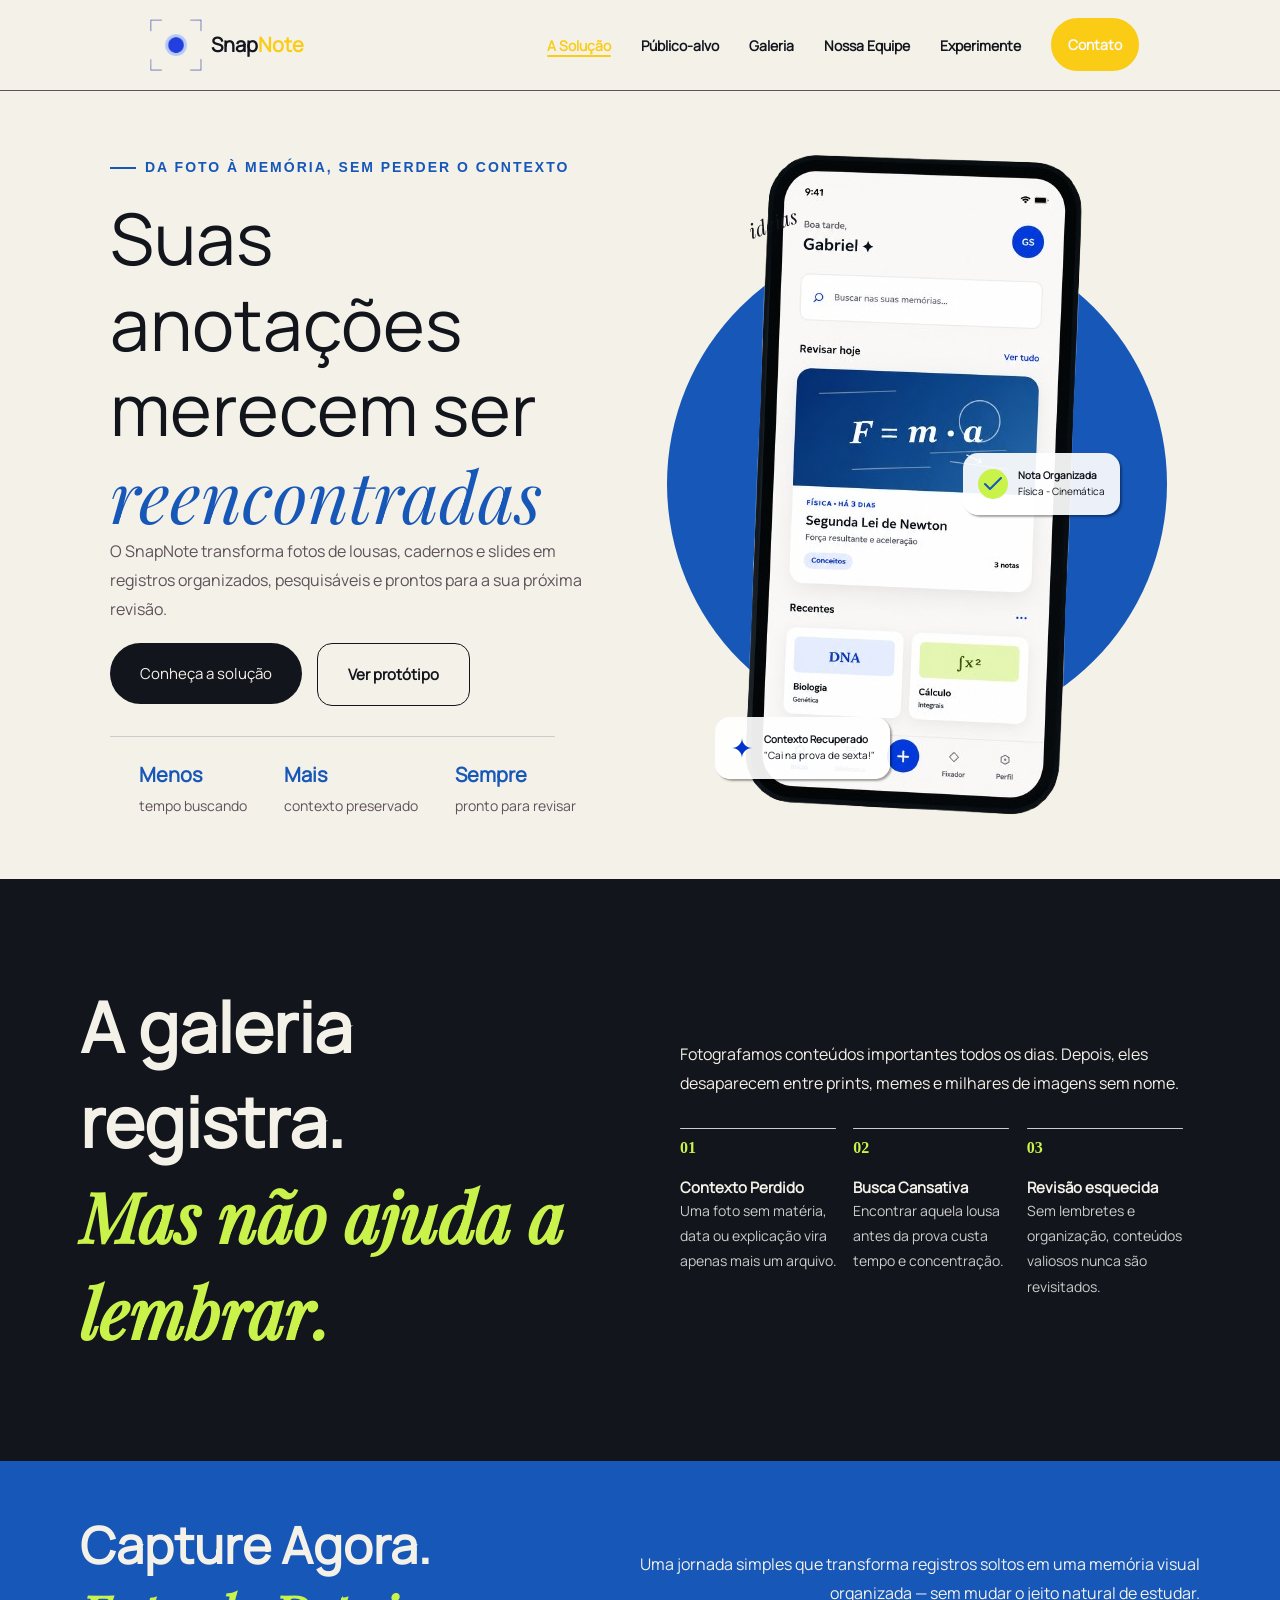
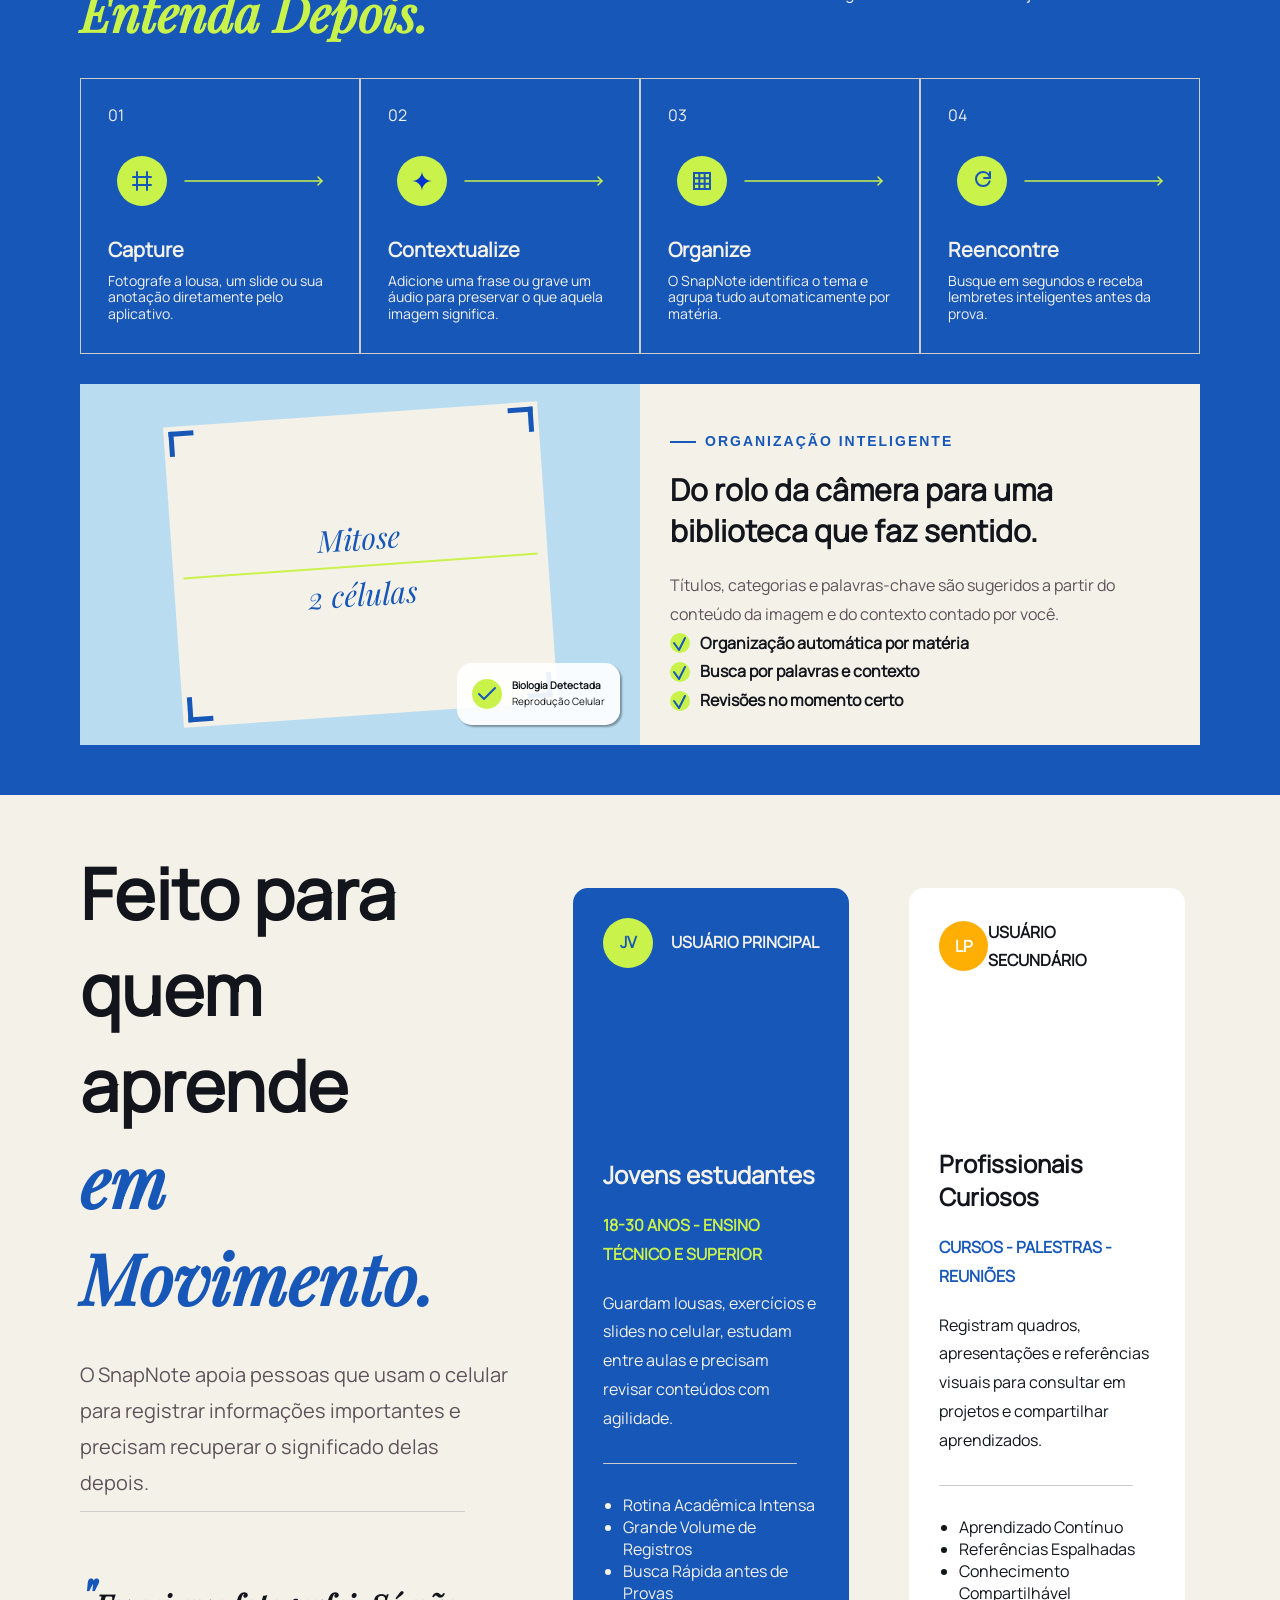
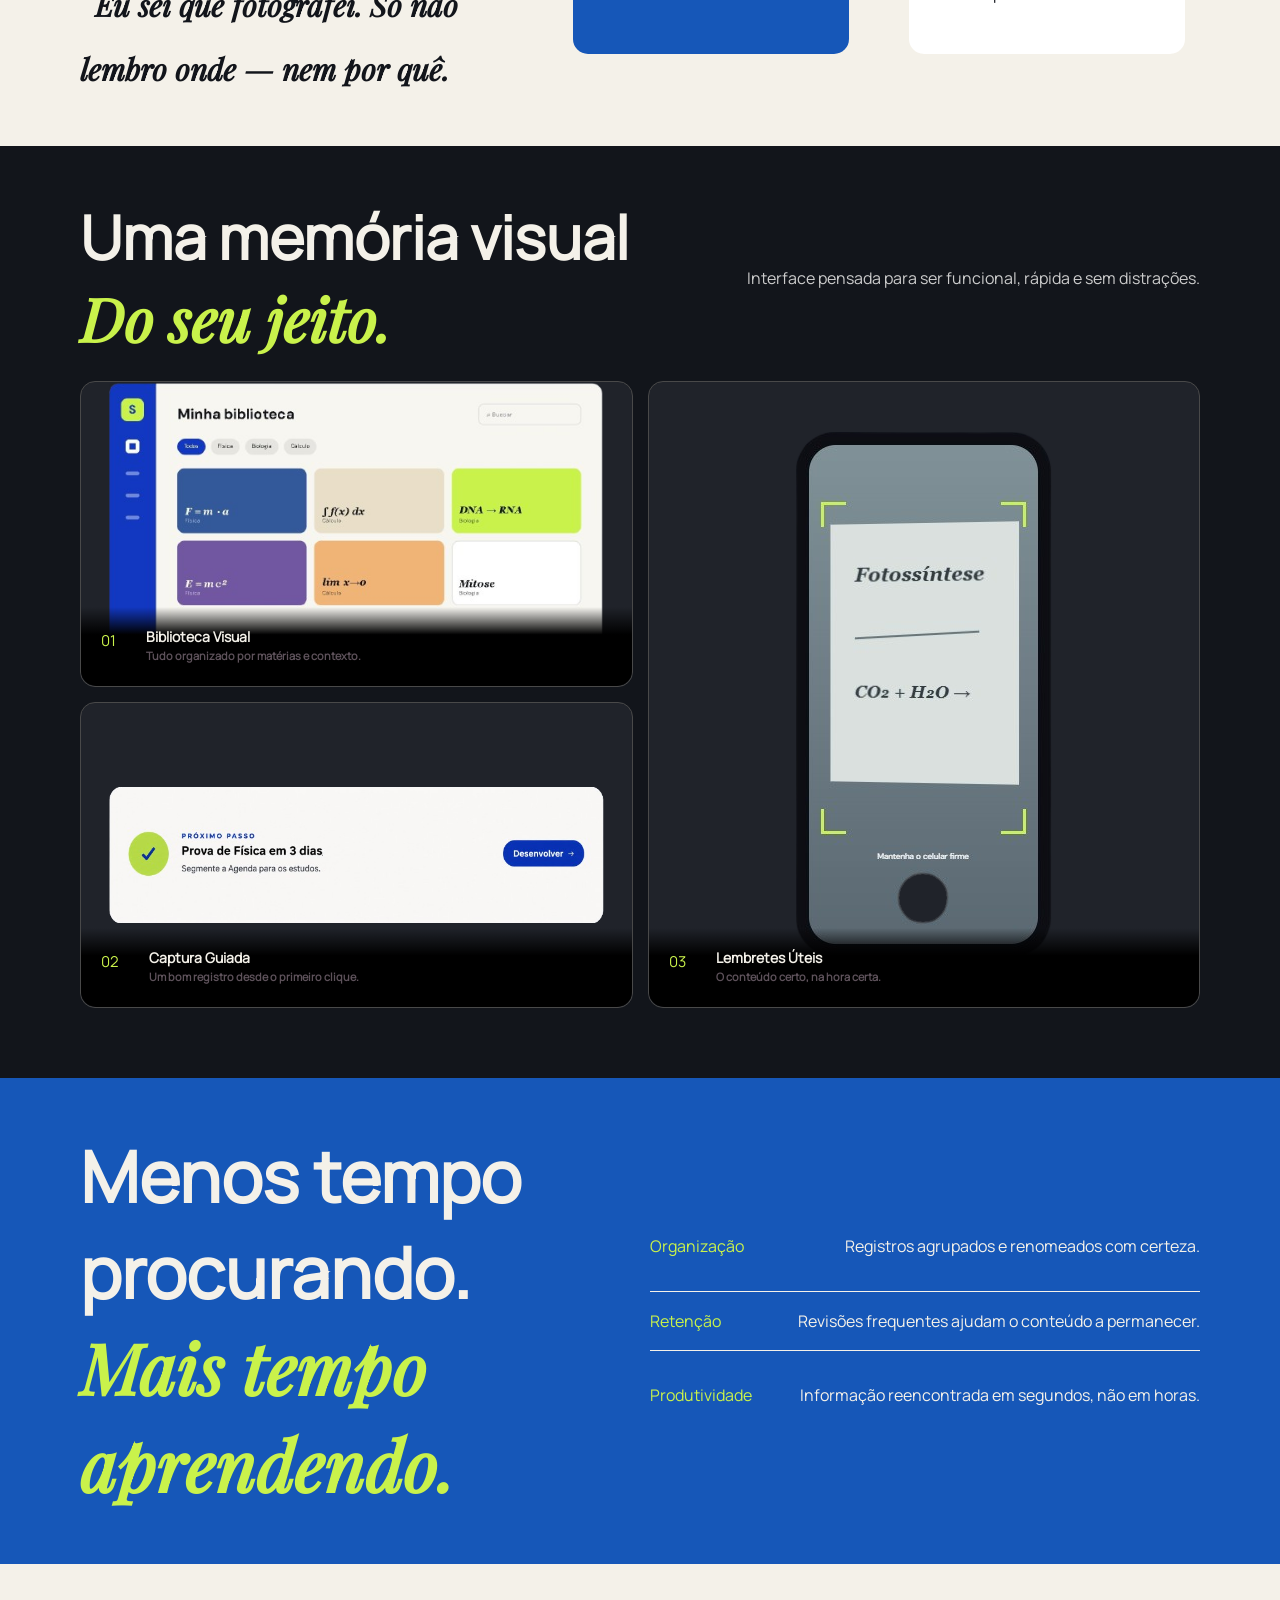
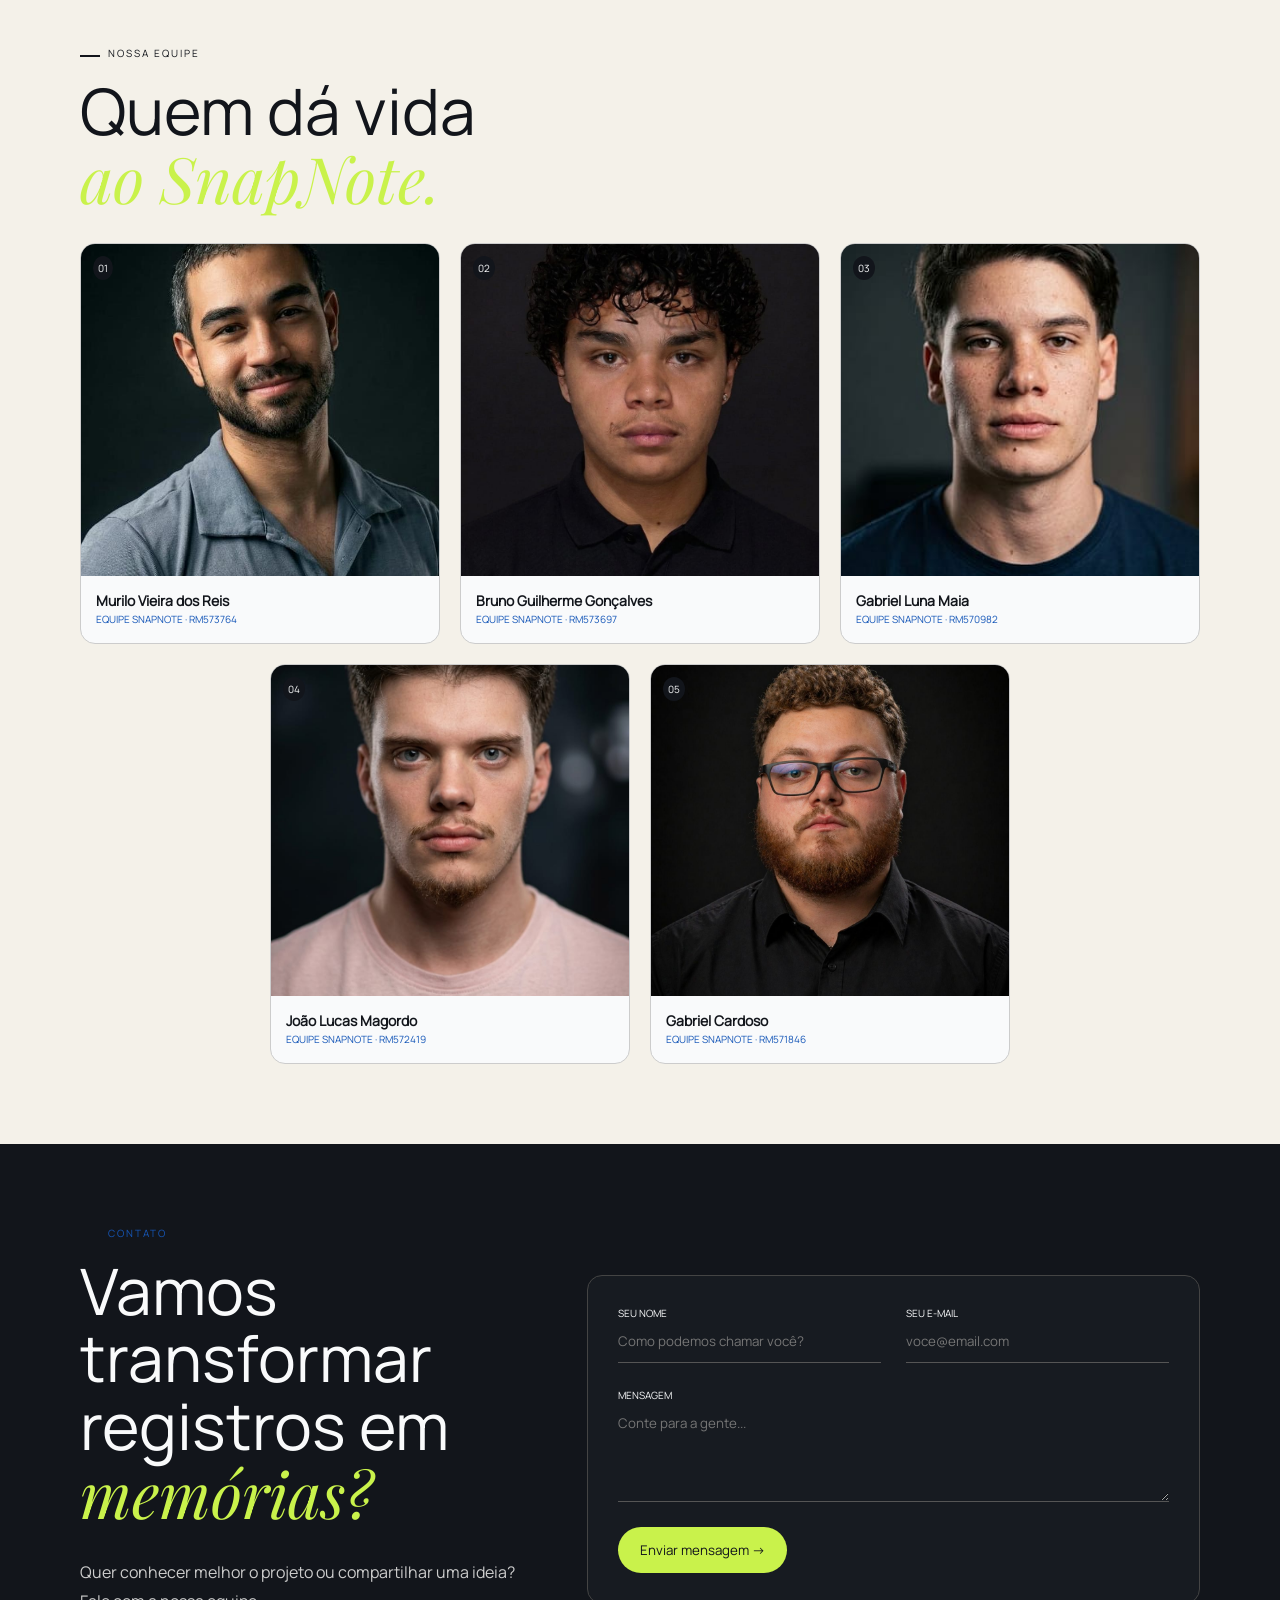
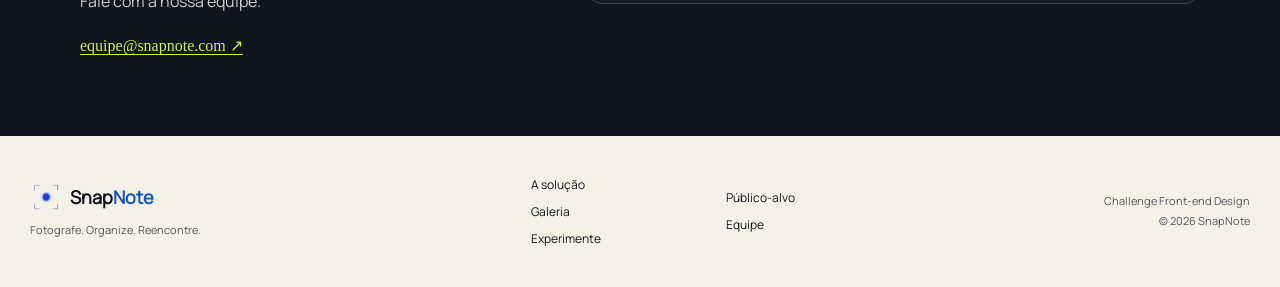
<file: index.html>
<!DOCTYPE html>
<html lang="pt-BR">

<head>
    <meta charset="UTF-8">
    <meta name="viewport" content="width=device-width, initial-scale=1.0">
    <title>SnapNote</title>
    <link rel="stylesheet" href="styles/style.css">
</head>

<body>
    <header class="header-nav">
        <a href="#top">
            <div class="header-logo">
                <img src="./images/logo.png" alt="Logotipo do SnapNote">
                <p>Snap<span>Note</span></p>
            </div>
        </a>
        <nav>
            <ul class="nav-hero-menu">
                <li><a href="#top">A Solução</a></li>
                <li><a href="#publico">Público-alvo</a></li>
                <li><a href="#galeria">Galeria</a></li>
                <li><a href="#equipe">Nossa Equipe</a></li>
                <li><a href="experimente.html">Experimente</a></li>
                <li><a href="#contact">Contato</a></li>
            </ul>
        </nav>
        <button id="menuButton" class="nav-mobile-menu" aria-label="Abrir menu" aria-expanded="false">
            <div></div>
            <div></div>
            <div></div>
        </button>
        <div class="mobile-menu">
            <div>
                <a href="#top">
                    <img src="./images/logo-white.png" alt="Logotipo do SnapNote">
                </a>
            </div>
            <ul class="nav-hero-menu">
                <li><a href="#top">A Solução</a></li>
                <li><a href="#publico">Público-alvo</a></li>
                <li><a href="#galeria">Galeria</a></li>
                <li><a href="#equipe">Nossa Equipe</a></li>
                <li><a href="experimente.html">Experimente</a></li>
                <li><a href="#contact">Contato</a></li>
            </ul>
        </div>
    </header>
    <main>
        <section id="top" class="home-section">
            <div class="home">
                <div class="call-to-action">
                    <p class="impact"><span></span>Da Foto à Memória, sem perder o contexto</p>
                    <h1 class="title">Suas anotações merecem ser</h1>
                    <h1 class="title differ-font">reencontradas</h1>
                    <p class="color-grey">O SnapNote transforma fotos de lousas, cadernos e slides em registros
                        organizados,
                        pesquisáveis e
                        prontos para a sua próxima revisão.
                    </p>
                    <div class="buttons">
                        <a href="#galeria"><button class="btn">Conheça a solução</button></a>
                        <a href="#galeria2"><button class="btn-white">Ver protótipo</button></a>
                    </div>
                    <div class="separator"></div>
                    <div class="characteristics">
                        <div>
                            <p>Menos</p>
                            <p>tempo buscando</p>
                        </div>
                        <div>
                            <p>Mais</p>
                            <p>contexto preservado</p>
                        </div>
                        <div>
                            <p>Sempre</p>
                            <p>pronto para revisar</p>
                        </div>
                    </div>
                </div>
                <div class="interface">
                    <img src="./images/prot.png" alt="Protótipo do SnapNote">
                    <div class="blue-circle"></div>
                    <span class="decoration-ideas">ideias</span>
                    <div class="decoration-note">
                        <div>
                            <svg xmlns="http://w3.org" viewBox="0 0 24 24" width="24" height="24" fill="none"
                                stroke="currentColor" stroke-width="2" stroke-linecap="round" stroke-linejoin="round">
                                <polyline points="20 6 9 17 4 12"></polyline>
                            </svg>
                        </div>
                        <div>
                            <h3>Nota Organizada</h3>
                            <p>Física - Cinemática</p>
                        </div>
                    </div>
                    <div class="decoration-ai">
                        <div>
                            <svg width="24" height="24" viewBox="0 0 24 24" fill="none"
                                xmlns="http://www.w3.org/2000/svg">
                                <path
                                    d="M12 2C12 7.5 16.5 12 22 12C16.5 12 12 16.5 12 22C12 16.5 7.5 12 2 12C7.5 12 12 7.5 12 2Z"
                                    fill="#0033CC" />
                            </svg>
                        </div>
                        <div>
                            <h3>Contexto Recuperado</h3>
                            <p>"Cai na prova de sexta!"</p>
                        </div>
                    </div>
                </div>
            </div>
        </section>
        <section class="problem-section">
            <div class="problem-grid">
                <div class="problem-title">
                    <h2>
                        A galeria registra.
                        <br>
                        <span class="differ-font">Mas não ajuda a lembrar.</span>
                    </h2>
                </div>
                <div class="problem-explanation">
                    <p>Fotografamos conteúdos importantes todos os dias. Depois, eles desaparecem entre prints, memes e
                        milhares de imagens sem nome.
                    </p>
                    <div>
                        <div>
                            <div class="separator"></div>
                            <strong>01</strong>
                            <h3>Contexto Perdido</h3>
                            <p>Uma foto sem matéria, data ou explicação vira apenas mais um arquivo.</p>
                        </div>
                        <div>
                            <div class="separator"></div>
                            <strong>02</strong>
                            <h3>Busca Cansativa</h3>
                            <p>Encontrar aquela lousa antes da prova custa tempo e concentração.</p>
                        </div>
                        <div>
                            <div class="separator"></div>
                            <strong>03</strong>
                            <h3>Revisão esquecida</h3>
                            <p>Sem lembretes e organização, conteúdos valiosos nunca são revisitados.</p>
                        </div>
                    </div>
                </div>
            </div>
        </section>

        <section class="solution-section">
            <div class="solution">
                <div class="solution-header">
                    <h2>Capture Agora.
                        <br>
                        <span class="differ-font">Entenda Depois.</span>
                    </h2>
                    <p>Uma jornada simples que transforma registros soltos em uma memória visual organizada — sem mudar
                        o
                        jeito
                        natural de estudar.</p>
                </div>
                <div class="solution-backlog">
                    <div class="backlog">
                        <span>01</span>
                        <div class="action">
                            <div class="green-circle">
                                <svg width="32" height="32" viewBox="0 0 32 32" fill="none"
                                    xmlns="http://www.w3.org/2000/svg">
                                    <path d="M11 7V25" stroke="#1657B8" stroke-width="2" stroke-linecap="round" />
                                    <path d="M21 7V25" stroke="#1657B8" stroke-width="2" stroke-linecap="round" />
                                    <path d="M7 12H25" stroke="#1657B8" stroke-width="2" stroke-linecap="round" />
                                    <path d="M7 20H25" stroke="#1657B8" stroke-width="2" stroke-linecap="round" />
                                </svg>
                            </div>
                            <svg width="140" height="12" viewBox="0 0 140 12" fill="none"
                                xmlns="http://www.w3.org/2000/svg">
                                <path d="M1 6H138" stroke="#C9F24B" stroke-width="1.5" stroke-linecap="round" />
                                <path d="M134 2L138 6L134 10" stroke="#C9F24B" stroke-width="1.5" stroke-linecap="round"
                                    stroke-linejoin="round" />
                            </svg>
                        </div>
                        <div class="backlog-text">
                            <h2>Capture</h2>
                            <p>Fotografe a lousa, um slide ou sua anotação diretamente pelo aplicativo.</p>
                        </div>
                    </div>
                    <div class="backlog">
                        <span>02</span>
                        <div class="action">
                            <div class="green-circle">
                                <svg width="24" height="24" viewBox="0 0 24 24" fill="none"
                                    xmlns="http://www.w3.org/2000/svg">
                                    <path
                                        d="M12 2C12 7.5 16.5 12 22 12C16.5 12 12 16.5 12 22C12 16.5 7.5 12 2 12C7.5 12 12 7.5 12 2Z"
                                        fill="#0033CC" />
                                </svg>
                            </div>
                            <svg width="140" height="12" viewBox="0 0 140 12" fill="none"
                                xmlns="http://www.w3.org/2000/svg">
                                <path d="M1 6H138" stroke="#C9F24B" stroke-width="1.5" stroke-linecap="round" />
                                <path d="M134 2L138 6L134 10" stroke="#C9F24B" stroke-width="1.5" stroke-linecap="round"
                                    stroke-linejoin="round" />
                            </svg>
                        </div>
                        <div class="backlog-text">
                            <h2>Contextualize</h2>
                            <p>Adicione uma frase ou grave um áudio para preservar o que aquela imagem significa.</p>
                        </div>
                    </div>
                    <div class="backlog">
                        <span>03</span>
                        <div class="action">
                            <div class="green-circle">
                                <svg width="24" height="24" viewBox="0 0 24 24" fill="none"
                                    xmlns="http://www.w3.org/2000/svg">
                                    <path d="M4 4H20V20H4V4Z" stroke="#1657B8" stroke-width="2" />

                                    <path d="M4 9.33H20M4 14.66H20" stroke="#1657B8" stroke-width="2" />

                                    <path d="M9.33 4V20M14.66 4V20" stroke="#1657B8" stroke-width="2" />
                                </svg>
                            </div>
                            <svg width="140" height="12" viewBox="0 0 140 12" fill="none"
                                xmlns="http://www.w3.org/2000/svg">
                                <path d="M1 6H138" stroke="#C9F24B" stroke-width="1.5" stroke-linecap="round" />
                                <path d="M134 2L138 6L134 10" stroke="#C9F24B" stroke-width="1.5" stroke-linecap="round"
                                    stroke-linejoin="round" />
                            </svg>
                        </div>
                        <div class="backlog-text">
                            <h2>Organize</h2>
                            <p>O SnapNote identifica o tema e agrupa tudo automaticamente por matéria.</p>
                        </div>
                    </div>
                    <div class="backlog">
                        <span>04</span>
                        <div class="action">
                            <div class="green-circle">
                                <div style="color: blue;">
                                    <svg width="24" height="24" viewBox="0 0 24 24" fill="none"
                                        xmlns="http://www.w3.org/2000/svg">
                                        <path
                                            d="M20 11C19.5 7.6 16.6 5 13 5C9.1 5 6 8.1 6 12C6 15.9 9.1 19 13 19C16 19 18.6 17.1 19.6 14.4"
                                            stroke="#1657B8" stroke-width="2" stroke-linecap="round" />

                                        <path d="M20 5V11H14" stroke="#1657B8" stroke-width="2" stroke-linecap="round"
                                            stroke-linejoin="round" />
                                    </svg>
                                </div>
                            </div>
                            <svg width="140" height="12" viewBox="0 0 140 12" fill="none"
                                xmlns="http://www.w3.org/2000/svg">
                                <path d="M1 6H138" stroke="#C9F24B" stroke-width="1.5" stroke-linecap="round" />
                                <path d="M134 2L138 6L134 10" stroke="#C9F24B" stroke-width="1.5" stroke-linecap="round"
                                    stroke-linejoin="round" />
                            </svg>
                        </div>
                        <div class="backlog-text">
                            <h2>Reencontre</h2>
                            <p>Busque em segundos e receba lembretes inteligentes antes da prova.</p>
                        </div>
                    </div>
                </div>
                <div class="real-example">
                    <div class="example">
                        <div class="decoration-note">
                            <div>
                                <svg xmlns="http://w3.org" viewBox="0 0 24 24" width="24" height="24" fill="none"
                                    stroke="currentColor" stroke-width="2" stroke-linecap="round"
                                    stroke-linejoin="round">
                                    <polyline points="20 6 9 17 4 12"></polyline>
                                </svg>
                            </div>
                            <div>
                                <h3>Biologia Detectada</h3>
                                <p>Reprodução Celular</p>
                            </div>
                        </div>
                        <div class="card">
                            <span class="corner corner-1"></span>
                            <span class="corner corner-2"></span>
                            <span class="corner corner-3"></span>
                            <span class="corner corner-4"></span>
                            <div class="card-1">
                                <p class="differ-font">Mitose</p>
                            </div>
                            <div class="card-2">
                                <p class="differ-font">2 células</p>
                            </div>
                        </div>
                    </div>
                    <div class="system">
                        <p class="impact"><span></span>Organização Inteligente</p>
                        <h3>Do rolo da câmera para uma biblioteca que faz sentido.</h3>
                        <p class="text">Títulos, categorias e palavras-chave são sugeridos a partir do conteúdo da
                            imagem e
                            do contexto contado por você.</p>
                        <ul>
                            <li>
                                <div class="green-circle">
                                    <svg xmlns="http://w3.org" viewBox="0 0 20 20" width="20" height="20" fill="none"
                                        stroke="currentColor" stroke-width="2" stroke-linecap="round"
                                        stroke-linejoin="round">
                                        <polyline points="15 5 9 17 4 10"></polyline>
                                    </svg>
                                </div>
                                <p>Organização automática por matéria</p>
                            </li>
                            <li>
                                <div class="green-circle">
                                    <svg xmlns="http://w3.org" viewBox="0 0 20 20" width="20" height="20" fill="none"
                                        stroke="currentColor" stroke-width="2" stroke-linecap="round"
                                        stroke-linejoin="round">
                                        <polyline points="15 5 9 17 4 10"></polyline>
                                    </svg>
                                </div>
                                <p>Busca por palavras e contexto</p>
                            </li>
                            <li>
                                <div class="green-circle">
                                    <svg xmlns="http://w3.org" viewBox="0 0 20 20" width="20" height="20" fill="none"
                                        stroke="currentColor" stroke-width="2" stroke-linecap="round"
                                        stroke-linejoin="round">
                                        <polyline points="15 5 9 17 4 10"></polyline>
                                    </svg>
                                </div>
                                <p>Revisões no momento certo</p>
                            </li>
                        </ul>
                    </div>
                </div>
            </div>

        </section>

        <section id="publico" class="public-section">
            <div class="public-phrase">
                <h2>Feito para quem aprende<br><span class="differ-font">em Movimento.</span></h2>
                <p>O SnapNote apoia pessoas que usam o celular para registrar informações importantes e precisam
                    recuperar o significado delas depois.</p>
                <div class="separator"></div>
                <p class="comment differ-font"><span class="quote">"</span>Eu sei que fotografei. Só não lembro onde —
                    nem
                    por quê.</p>
            </div>
            <div class="public-people">
                <div class="person">
                    <div class="header">
                        <div class="green-circle">
                            <p>JV</p>
                        </div>
                        <p>USUÁRIO PRINCIPAL</p>
                    </div>
                    <div class="content">
                        <h2>Jovens estudantes</h2>
                        <p class="notation">18-30 ANOS - ENSINO TÉCNICO E SUPERIOR</p>
                        <p>Guardam lousas, exercícios e slides no celular, estudam entre aulas e precisam revisar
                            conteúdos
                            com agilidade.
                        </p>
                        <div class="separator"></div>
                        <ul class="person-characteristics">
                            <li>Rotina Acadêmica Intensa</li>
                            <li>Grande Volume de Registros</li>
                            <li>Busca Rápida antes de Provas</li>
                        </ul>
                    </div>

                </div>
                <div class="person professional">
                    <div class="header">
                        <div class="green-circle">
                            <p>LP</p>
                        </div>
                        <p>USUÁRIO SECUNDÁRIO</p>
                    </div>
                    <div class="content">
                        <h2>Profissionais Curiosos</h2>
                        <p class="notation">CURSOS - PALESTRAS - REUNIÕES</p>
                        <p>Registram quadros, apresentações e referências visuais para consultar em projetos e
                            compartilhar
                            aprendizados.
                        </p>
                        <div class="separator"></div>
                        <ul class="person-characteristics">
                            <li>Aprendizado Contínuo</li>
                            <li>Referências Espalhadas</li>
                            <li>Conhecimento Compartilhável</li>
                        </ul>
                    </div>

                </div>
            </div>
        </section>

        <section id="galeria" class="galery-section">
            <div class="galery-phrase">
                <h2>Uma memória visual<br><span class="differ-font">Do seu jeito.</span></h2>
                <p>Interface pensada para ser funcional, rápida e sem distrações.</p>
            </div>

            <div class="galery-images">
                <div class="image-border">
                    <img src="images/galery/desktop.png" alt="SnapNote no Desktop">
                    <div class="images-subtitles">
                        <p class="number">01</p>
                        <div>
                            <h2>Biblioteca Visual</h2>
                            <p>Tudo organizado por matérias e contexto.</p>
                        </div>
                    </div>
                </div>
                <div class="image-border">
                    <img src="images/galery/half.png" alt="Pop-up do SnapNote">
                    <div class="images-subtitles">
                        <p class="number">02</p>
                        <div>
                            <h2>Captura Guiada</h2>
                            <p>Um bom registro desde o primeiro clique.</p>
                        </div>
                    </div>
                </div>
                <div class="image-border">
                    <img src="images/galery/cellPhone.png" alt="SnapNote no Celular">
                    <div class="images-subtitles">
                        <p class="number">03</p>
                        <div>
                            <h2>Lembretes Úteis</h2>
                            <p>O conteúdo certo, na hora certa.</p>
                        </div>
                    </div>
                </div>
            </div>

        </section>

        <section id="galeria2" class="galery2-section">
            <div class="galery2-phrase">
                <h2>Menos tempo procurando.<br><span class="differ-font">Mais tempo aprendendo.</span></h2>
            </div>
            <div class="galery2-content">
                <div>
                    <p>Organização</p>
                    <p>Registros agrupados e renomeados com certeza.</p>
                </div>
                <div>
                    <p>Retenção</p>
                    <p>Revisões frequentes ajudam o conteúdo a permanecer.</p>
                </div>
                <div>
                    <p>Produtividade</p>
                    <p>Informação reencontrada em segundos, não em horas.</p>
                </div>
            </div>
        </section>


        <section id="equipe" class="team-section">
            <div class="team-heading">
                <div>
                    <p class="section-label"><span></span>NOSSA EQUIPE</p>
                    <h2>Quem dá vida<br><span>ao SnapNote.</span></h2>
                </div>
            </div>

            <div class="team-cards">
                <div class="team-card">
                    <div class="member-image"><span class="member-number">01</span><img
                            src="./images/group/muriloV.jpeg" alt="Foto de Murilo Vieira dos Reis"></div>
                    <div class="member-info">
                        <h3>Murilo Vieira dos Reis</h3>
                        <p>EQUIPE SNAPNOTE · RM573764</p>
                    </div>
                </div>
                <div class="team-card">
                    <div class="member-image"><span class="member-number">02</span><img src="./images/group/brunoG.jpeg"
                            alt="Foto de Bruno Guilherme Gonçalves"></div>
                    <div class="member-info">
                        <h3>Bruno Guilherme Gonçalves</h3>
                        <p>EQUIPE SNAPNOTE · RM573697</p>
                    </div>
                </div>
                <div class="team-card">
                    <div class="member-image"><span class="member-number">03</span><img
                            src="./images/group/gabrielL.jpeg" alt="Foto de Gabriel Luna Maia"></div>
                    <div class="member-info">
                        <h3>Gabriel Luna Maia</h3>
                        <p>EQUIPE SNAPNOTE · RM570982</p>
                    </div>
                </div>
                <div class="team-card">
                    <div class="member-image"><span class="member-number">04</span><img src="./images/group/joaoL.jpeg"
                            alt="Foto de João Lucas Magordo"></div>
                    <div class="member-info">
                        <h3>João Lucas Magordo</h3>
                        <p>EQUIPE SNAPNOTE · RM572419</p>
                    </div>
                </div>
                <div class="team-card">
                    <div class="member-image"><span class="member-number">05</span><img
                            src="./images/group/gabrielC.jpeg" alt="Foto de Gabriel Cardoso"></div>
                    <div class="member-info">
                        <h3>Gabriel Cardoso</h3>
                        <p>EQUIPE SNAPNOTE · RM571846</p>
                    </div>
                </div>
            </div>
        </section>

        <section id="contact">
            <div class="contact-copy">
                <p class="contact-label"><span></span>CONTATO</p>
                <h2>Vamos transformar<br>registros em<br><span>memórias?</span></h2>
                <p class="contact-description">Quer conhecer melhor o projeto ou compartilhar uma ideia? Fale com a
                    nossa
                    equipe.</p>
                <a class="contact-email" href="mailto:equipe@snapnote.com">equipe@snapnote.com ↗</a>
            </div>

            <form class="contact-form" id="formContact">
                <div class="contact-form-grid">
                    <div class="form-field">
                        <label for="nome">SEU NOME</label>
                        <input required type="text" id="input-nome" name="nome" placeholder="Como podemos chamar você?">
                    </div>
                    <div class="form-field">
                        <label for="email">SEU E-MAIL</label>
                        <input required type="email" id="input-email" name="email" placeholder="voce@email.com">
                    </div>
                    <div class="form-field form-field-full">
                        <label for="mensagem">MENSAGEM</label>
                        <textarea required id="input-mensagem" name="mensagem" placeholder="Conte para a gente..."></textarea>
                    </div>
                </div>
                <button class="contact-submit" type="submit">Enviar mensagem <span>→</span></button>
            </form>
        </section>

    </main>
    <footer class="site-footer">
        <div class="footer-brand">
            <a href="#top" class="footer-logo">
                <img src="./images/logo.png" alt="Logotipo do SnapNote">
                <span>Snap<span>Note</span></span>
            </a>
            <p>Fotografe. Organize. Reencontre.</p>
        </div>

        <nav class="footer-column" aria-label="Navegação principal">
            <a href="#top">A solução</a>
            <a href="#galeria">Galeria</a>
            <a href="experimente.html">Experimente</a>
        </nav>

        <nav class="footer-column" aria-label="Navegação complementar">
            <a href="#publico">Público-alvo</a>
            <a href="#equipe">Equipe</a>
        </nav>

        <div class="footer-copy">
            <p>Challenge Front-end Design</p>
            <p>© 2026 SnapNote</p>
        </div>
    </footer>
    <script src="./script/config.js"></script>
    <script src="./script/script.js"></script>
</body>

</html>
</file>
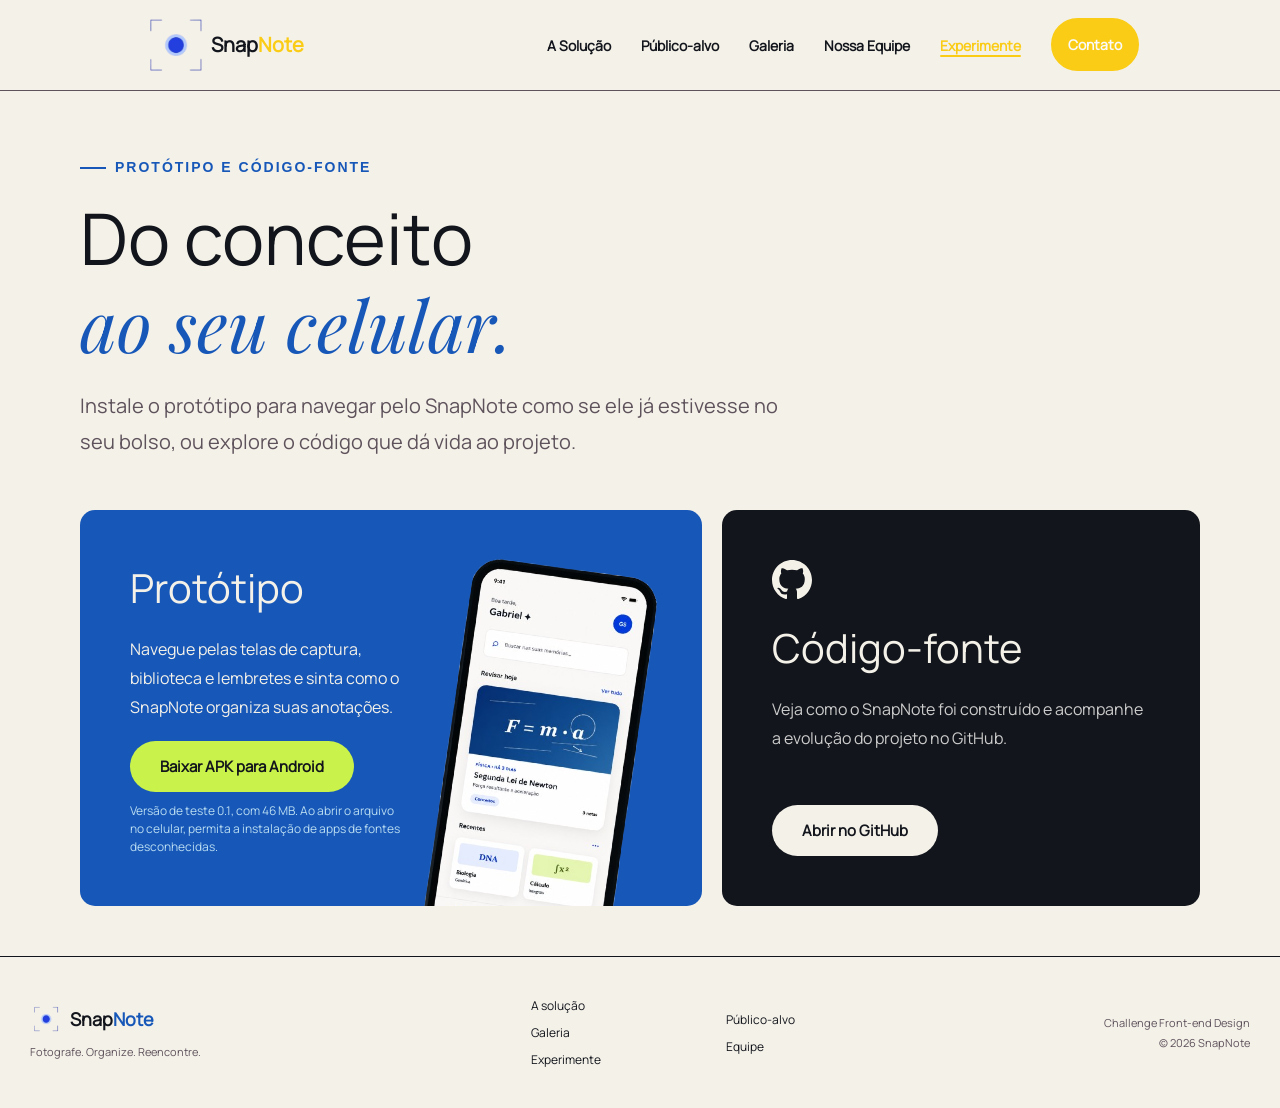
<file: experimente.html>
<!DOCTYPE html>
<html lang="pt-BR">

<head>
    <meta charset="UTF-8">
    <meta name="viewport" content="width=device-width, initial-scale=1.0">
    <title>Experimente o SnapNote</title>
    <link rel="stylesheet" href="styles/style.css">
</head>

<body>
    <header class="header-nav">
        <a href="index.html#top">
            <div class="header-logo">
                <img src="./images/logo.png" alt="Logotipo do SnapNote">
                <p>Snap<span>Note</span></p>
            </div>
        </a>
        <nav>
            <ul class="nav-hero-menu">
                <li><a href="index.html#top">A Solução</a></li>
                <li><a href="index.html#publico">Público-alvo</a></li>
                <li><a href="index.html#galeria">Galeria</a></li>
                <li><a href="index.html#equipe">Nossa Equipe</a></li>
                <li><a href="experimente.html" class="activeLink" aria-current="page">Experimente</a></li>
                <li><a href="index.html#contact">Contato</a></li>
            </ul>
        </nav>
        <button id="menuButton" class="nav-mobile-menu" aria-label="Abrir menu" aria-expanded="false">
            <div></div>
            <div></div>
            <div></div>
        </button>
        <div class="mobile-menu">
            <div>
                <a href="index.html#top">
                    <img src="./images/logo-white.png" alt="Logotipo do SnapNote">
                </a>
            </div>
            <ul class="nav-hero-menu">
                <li><a href="index.html#top">A Solução</a></li>
                <li><a href="index.html#publico">Público-alvo</a></li>
                <li><a href="index.html#galeria">Galeria</a></li>
                <li><a href="index.html#equipe">Nossa Equipe</a></li>
                <li><a href="experimente.html" class="activeLink" aria-current="page">Experimente</a></li>
                <li><a href="index.html#contact">Contato</a></li>
            </ul>
        </div>
    </header>
    <main>
        <section class="access-section">
            <div class="access-heading">
                <p class="impact"><span></span>Protótipo e código-fonte</p>
                <h1 class="title">Do conceito<br><span class="differ-font">ao seu celular.</span></h1>
                <p class="color-grey">Instale o protótipo para navegar pelo SnapNote como se ele já estivesse no seu
                    bolso, ou explore o código que dá vida ao projeto.</p>
            </div>

            <div class="access-cards">
                <article class="access-card prototype">
                    <h2>Protótipo</h2>
                    <p>Navegue pelas telas de captura, biblioteca e lembretes e sinta como o SnapNote organiza suas
                        anotações.</p>
                    <a class="access-link" href="./downloads/snapnote-0.1.apk" download type="application/vnd.android.package-archive">Baixar APK para Android</a>
                    <p class="access-note">Versão de teste 0.1, com 46 MB. Ao abrir o arquivo no celular, permita a
                        instalação de apps de fontes desconhecidas.</p>
                    <img src="./images/prot.png" alt="Tela inicial do protótipo do SnapNote">
                </article>

                <article class="access-card code">
                    <svg width="40" height="40" viewBox="0 0 16 16" fill="currentColor" aria-hidden="true"
                        xmlns="http://www.w3.org/2000/svg">
                        <path
                            d="M8 0C3.58 0 0 3.58 0 8c0 3.54 2.29 6.53 5.47 7.59.4.07.55-.17.55-.38 0-.19-.01-.82-.01-1.49-2.01.37-2.53-.49-2.69-.94-.09-.23-.48-.94-.82-1.13-.28-.15-.68-.52-.01-.53.63-.01 1.08.58 1.23.82.72 1.21 1.87.87 2.33.66.07-.52.28-.87.51-1.07-1.78-.2-3.64-.89-3.64-3.95 0-.87.31-1.59.82-2.15-.08-.2-.36-1.02.08-2.12 0 0 .67-.21 2.2.82.64-.18 1.32-.27 2-.27.68 0 1.36.09 2 .27 1.53-1.04 2.2-.82 2.2-.82.44 1.1.16 1.92.08 2.12.51.56.82 1.27.82 2.15 0 3.07-1.87 3.75-3.65 3.95.29.25.54.73.54 1.48 0 1.07-.01 1.93-.01 2.2 0 .21.15.46.55.38A8.013 8.013 0 0016 8c0-4.42-3.58-8-8-8z" />
                    </svg>
                    <h2>Código-fonte</h2>
                    <p>Veja como o SnapNote foi construído e acompanhe a evolução do projeto no GitHub.</p>
                    <a class="access-link" href="https://github.com/Fiap-ES/SnapNote" target="_blank"
                        rel="noopener noreferrer">Abrir no GitHub</a>
                </article>
            </div>
        </section>
    </main>
    <footer class="site-footer">
        <div class="footer-brand">
            <a href="index.html#top" class="footer-logo">
                <img src="./images/logo.png" alt="Logotipo do SnapNote">
                <span>Snap<span>Note</span></span>
            </a>
            <p>Fotografe. Organize. Reencontre.</p>
        </div>

        <nav class="footer-column" aria-label="Navegação principal">
            <a href="index.html#top">A solução</a>
            <a href="index.html#galeria">Galeria</a>
            <a href="experimente.html">Experimente</a>
        </nav>

        <nav class="footer-column" aria-label="Navegação complementar">
            <a href="index.html#publico">Público-alvo</a>
            <a href="index.html#equipe">Equipe</a>
        </nav>

        <div class="footer-copy">
            <p>Challenge Front-end Design</p>
            <p>© 2026 SnapNote</p>
        </div>
    </footer>
    <script src="./script/script.js"></script>
</body>

</html>
</file>
<file: styles/style.css>
html,
body,
* {
    margin: 0;
    padding: 0;
    box-sizing: border-box;
    border: 0;
}

p,
h1,
h2,
h3,
h4,
h5,
h6,
li,
span,
button {
    font-family: Mansrope;
    color: var(--bg-primary-color);
}

ul,
ol {
    list-style-type: none;
}

html {
    scroll-behavior: smooth;
    scroll-padding-top: 90px;
}

a {
    text-decoration: none;
}

img {
    max-width: 100%;
}

:root {
    --bg-white: #f4f1e9;

    --bg-little-white: #F9FAFB;

    --bg-pure-white: #FFFFFF;

    --bg-primary-color: #12151b;

    --bg-light-yellow: #FACC15;

    --bg-light-blue: #1657b8;

    --bg-grey: #5E525B;

    --bg-medium-grey: rgb(73, 73, 73);

    --bg-medium-black: #20232A;

    --bg-orange: #ffaf03;

    --bg-light-grey: #ccc;

    --lime: #c9f24b;

    --ciano: #b9dcf1;

    --p-border: 1px;
    --p-100: 100px;
    --p-30: 30px;
    --p-20: 20px;
    --p-15: 15px;
    --p-14: 14px;
    --p-10: 10px;
    --p-60: 60px;
    --p-50: 50px;
    --p-80: 80px;
    --p-8: 8px;
    --p-5: 5px;
    --p-2: 2px;
}


@font-face {
    font-family: Mansrope;
    src: url(../fonts/Manrope-Regular.ttf);
}

@font-face {
    font-family: Merienda;
    src: url(../fonts/Merienda-Light.ttf);
}

@font-face {
    font-family: Playfair;
    font-style: italic;
    src: url(../fonts/PlayfairDisplay-Italic.ttf);
}

p {
    line-height: 1.8;
}

.color-grey {
    color: var(--bg-grey);
}

section {
    width: 100%;
    padding: var(--p-50) var(--p-80);
    background: var(--bg-white);
    display: flex;
    align-items: center;
}

.header-nav {
    display: flex;
    align-items: center;
    justify-content: space-around;
    background: var(--bg-white);
    padding: var(--p-15) var(--p-20);
    position: fixed;
    right: 0;
    left: 0;
    top: 0;
    z-index: 10;
    border-bottom: var(--p-border) solid var(--bg-grey);
}

.header-logo {
    display: flex;
    align-items: center;
    gap: var(--p-5);

    img {
        max-height: var(--p-60);
    }

    p {
        font-size: var(--p-20);
        font-weight: 800;
        color: var(--bg-primary-color);

        span {
            color: var(--bg-light-yellow);
        }
    }
}

.nav-hero-menu {
    display: flex;
    align-items: center;
    gap: var(--p-30);
    list-style-type: none;

    li {
        a {
            color: var(--color-grey);
            font-family: Mansrope;
            font-size: var(--p-14);
            cursor: pointer;
            font-weight: bold;
        }
    }

    li:last-child a {
        display: inline-block;
        padding: var(--p-15);
        background: var(--bg-light-yellow);
        color: var(--bg-little-white);
        border-radius: var(--p-30);
        transition: .3s ease-in-out;
        border: var(--p-2) solid var(--bg-light-yellow);
    }

    li:last-child a:hover,
    li:last-child a.activeLink {
        background: var(--bg-white);
        color: var(--bg-light-yellow);
    }

    li:last-child a.activeLink::after {
        display: none;
    }
}

.home-section{
    margin-top: 90px;
}

.mobile-menu {
    position: absolute;
    padding: var(--p-20) var(--p-5);
    background-color: var(--bg-primary-color);
    top: 0;
    left: -50%;
    height: 100dvh;
    width: 50%;
    visibility: hidden;
    transition: .5s ease-in;

    div {
        display: flex;
        justify-content: center;
        align-items: center;
        margin-bottom: var(--p-20);

        img {
            max-height: var(--p-80);
        }
    }

    .nav-hero-menu {
        display: flex;
        flex-direction: column;
        align-items: center;
        gap: var(--p-30);
        list-style-type: none;

        li {
            a {
                font-family: Mansrope;
                font-size: var(--p-14);
                cursor: pointer;
                color: var(--bg-white);
            }
        }
    }
}

.activeLink {
    color: var(--bg-light-yellow) !important;
    font-weight: bold;
    position: relative;
}

.activeLink::after {
    position: absolute;
    content: "";
    width: 100%;
    height: var(--p-2);
    border-radius: var(--p-10);
    background: var(--bg-light-yellow);
    bottom: calc(var(--p-2) * -1);
    left: 0;
    right: 0;
}

.active {
    left: 0 !important;
    visibility: visible;
}

.nav-mobile-menu {
    width: var(--p-30);
    height: auto;
    display: flex;
    flex-direction: column;
    align-items: end;
    cursor: pointer;
    display: none;
    background: transparent;
}

.nav-mobile-menu div {
    transition: .3s ease-in;
    width: 75%;
    height: var(--p-2);
    background: rgb(0, 0, 0);
    margin-bottom: var(--p-5);
}

.nav-mobile-menu div:first-child {
    width: 100%;
    margin-bottom: var(--p-5);
}

.nav-mobile-menu div:last-child {
    width: 50%;
    margin-bottom: 0;
}

.close {
    div {
        width: 100%;
        margin: 0;
        justify-content: center;
        margin-top: calc(var(--p-2) * -1);
        transform: rotate(45deg);
    }

    div:first-child {
        margin: 0;
        transform: rotate(-45deg);
    }

    div:last-child {
        display: none;
    }
}

button {
    transition: .3s ease-in;
}

.btn {
    background: var(--bg-primary-color);
    padding: var(--p-20) var(--p-30);
    color: var(--bg-white);
    border-radius: var(--p-50);
    font-size: var(--p-15);
    font-weight: 300;
    cursor: pointer;
}

.btn:hover {
    background: var(--bg-white);
    color: var(--bg-primary-color);
    border: var(--p-border) solid var(--bg-primary-color);
}

.btn-white {
    background: var(--bg-white);
    padding: var(--p-20) var(--p-30);
    color: var(--bg-primary-color);
    border: var(--p-border) solid var(--bg-primary-color);
    border-radius: var(--p-15);
    font-size: var(--p-15);
    font-weight: 750;
    cursor: pointer;
}

.btn-white:hover {
    background: var(--bg-primary-color);
    color: var(--bg-white);
    border: var(--p-border) solid var(--bg-white);
}

.home {
    height: 100%;
    width: 100%;
    display: flex;
}

.title {
    font-size: clamp(42px, 4vw + var(--p-20), var(--p-80));
    line-height: 1.2;
    text-align: start;
    font-weight: 500;
}

.differ-font {
    font-family: Playfair;
    color: var(--bg-light-blue);
}

.call-to-action {
    height: 100%;
    padding: 0 var(--p-30);
    display: flex;
    flex-direction: column;
    justify-content: center;
    max-width: 50%;
}

.impact {
    margin-block: var(--p-15);
    color: var(--color-grey);
    font-size: var(--p-20);
    text-transform: uppercase;
    letter-spacing: var(--p-2);
    color: var(--bg-light-blue);
    font-size: var(--p-14);
    font-weight: 700;
    font-family: "Manrope", sans-serif !important;

    span {
        display: inline-block;
        width: 26px;
        height: 2px;
        margin: 0 9px 3px 0;
        background: var(--bg-light-blue);
    }
}

.buttons {
    margin: var(--p-20) 0;
    display: flex;
    gap: var(--p-15);
}

.interface {
    width: 100%;
    display: flex;
    justify-content: center;
    align-items: center;
    position: relative;

    img {
        position: absolute;
        z-index: 9;
    }
}

.blue-circle {
    height: calc(var(--p-100)*5);
    width: calc(var(--p-100)*5);
    background-color: var(--bg-light-blue);
    border-radius: 50%;
    position: absolute;
    z-index: 1;
}

.decoration-ideas {
    position: absolute;
    z-index: 9;
    top: 10%;
    left: 20%;
    transform: rotate(-20deg);
    font-family: Playfair;
    color: var(--bg-primary-color);
    font-size: var(--p-20);
}

.decoration-note {
    position: absolute;
    right: var(--p-80);
    z-index: 9;
    display: flex;
    gap: var(--p-10);
    justify-content: space-around;
    align-items: center;
    padding: 15px;
    background: rgba(255, 255, 255, 0.918);
    box-shadow: var(--p-2) var(--p-2) var(--p-2) rgba(0, 0, 0, 0.35);
    border-radius: var(--p-15);

    div:first-child {
        height: var(--p-30);
        width: var(--p-30);
        border-radius: 50%;
        background: var(--lime);
        display: flex;
        justify-content: center;
        align-items: center;

        svg {
            color: var(--bg-light-blue);
        }
    }

    h3 {
        font-size: var(--p-10);
    }

    p {
        font-size: var(--p-10);
    }
}

.decoration-ai {
    position: absolute;
    left: var(--p-80);
    bottom: var(--p-50);
    z-index: 9;
    display: flex;
    gap: var(--p-10);
    justify-content: space-around;
    align-items: center;
    padding: 15px;
    background: rgba(255, 255, 255, 0.918);
    box-shadow: var(--p-2) var(--p-2) var(--p-2) rgba(0, 0, 0, 0.35);
    border-radius: var(--p-15);

    div:first-child {
        display: flex;
        justify-content: center;
        align-items: center;

        svg {
            color: var(--bg-light-blue);
        }
    }

    h3 {
        font-size: var(--p-10);
    }

    p {
        font-size: var(--p-10);
    }
}

.problem-section {
    color: var(--bg-white) !important;
    background: var(--bg-primary-color);
    width: 100%;
    padding-block: var(--p-100);
}

.problem-grid {
    display: grid;
    width: 100%;
    grid-template-columns: 1fr 1fr;
    gap: var(--p-80);
}

.problem-title {
    font-size: clamp(var(--p-20), 2.5vw + var(--p-14), var(--p-50));

    h2 {
        color: var(--bg-white);
    }

    span {
        color: var(--lime);
    }
}

.problem-explanation {
    display: flex;
    flex-direction: column;
    align-items: center;
    justify-content: center;
    gap: var(--p-20);

    p {
        color: var(--bg-white);
    }

    div {
        display: grid;
        grid-template-columns: repeat(3, 1fr);

        div {
            display: flex;
            flex-direction: column;
            align-items: start;
            justify-content: start;

            strong {
                color: var(--lime);
                margin-bottom: var(--p-20);
            }

            h3 {
                font-size: var(--p-15);
                color: var(--bg-white);
                font-weight: bold;
            }

            p {
                color: var(--bg-light-grey);
                font-size: var(--p-14);
            }
        }
    }
}

.solution-section {
    background: var(--bg-light-blue);
}

.solution {
    display: flex;
    flex-direction: column;
}

.solution-header {
    display: flex;
    justify-content: space-between;
    align-items: center;

    h2 {
        font-size: clamp(36px, 3vw + var(--p-20), var(--p-50));
        color: var(--bg-white);

        span {
            color: var(--lime);
        }
    }

    p {
        color: var(--bg-white);
        width: 50%;
        text-align: end;
    }
}

.solution-backlog {
    width: 100%;
    display: grid;
    grid-template-columns: repeat(4, 1fr);
    margin-block: var(--p-30);
}

.backlog {
    position: relative;
    padding: 25px 27px 30px;
    border-right: 1px solid rgba(255, 255, 255, .28);
    border: 1px solid var(--bg-light-grey);

    span {
        color: var(--bg-white);
    }
}

.action {
    display: flex;
    align-items: center;
    justify-content: space-around;
    margin-block: var(--p-30);
}

.backlog-text {
    display: flex;
    flex-direction: column;
    align-items: flex-start;
    justify-content: center;

    * {
        color: var(--bg-white);
    }

    h2 {
        font-size: var(--p-20);
        margin-bottom: var(--p-10);
    }

    p {
        font-size: var(--p-14);
        line-height: 1.2;
    }
}

.green-circle {
    height: 50px;
    width: 50px;
    border-radius: 50%;
    background: var(--lime);
    display: flex;
    justify-content: center;
    align-items: center;
}

.real-example {
    width: 100%;
    display: grid;
    grid-template-columns: repeat(2, 1fr);
    border-radius: var(--p-20);
}

.example {
    background: var(--ciano);
    display: flex;
    justify-content: center;
    align-items: center;
    padding: var(--p-30);
    position: relative;

    .decoration-note {
        bottom: var(--p-20);
        right: var(--p-20);
    }

    .card {
        height: 100%;
        transform: rotate(-4deg);
        width: 75%;
        background: var(--bg-white);
        display: grid;
        padding: var(--p-10);
        grid-template-rows: repeat(2, 1fr);
        position: relative;
    }
}

.corner {
    position: absolute;
    width: 25px;
    height: 25px;
    border: var(--p-border) solid var(--bg-light-blue);
    z-index: 2;
}

.corner-1 {
    top: var(--p-5);
    left: var(--p-5);
    border-width: var(--p-5) 0 0 var(--p-5);
}

.corner-2 {
    top: var(--p-5);
    right: var(--p-5);
    border-width: var(--p-5) var(--p-5) 0 0;
}

.corner-3 {
    bottom: var(--p-5);
    right: var(--p-5);
    border-width: 0 var(--p-5) var(--p-5) 0;
}

.corner-4 {
    bottom: var(--p-5);
    left: var(--p-5);
    border-width: 0 0 var(--p-5) var(--p-5);
}

.card-1 {
    height: 100%;
    width: 100%;
    font-size: var(--p-30);
    display: flex;
    align-items: end;
    justify-content: center;
}

.card-2 {
    height: 100%;
    width: 100%;
    font-size: var(--p-30);
    border-top: var(--p-2) solid var(--lime);
    display: flex;
    align-items: start;
    justify-content: center;
}

.system {
    background: var(--bg-white);
    padding: var(--p-30);
    display: flex;
    flex-direction: column;
    align-items: start;
    justify-content: center;

    h3 {
        font-size: var(--p-30);
        font-weight: 600;
    }

    .text {
        color: var(--bg-grey);
        margin-top: var(--p-20);
    }

    ul {
        li {
            display: flex;
            align-items: center;
            gap: var(--p-10);

            .green-circle {
                height: var(--p-20);
                width: var(--p-20);
                color: var(--bg-light-blue);
                font-size: var(--p-15);
            }

            p {
                font-weight: bold;
            }
        }
    }
}

.public-section {
    display: grid;
    grid-template-columns: .8fr 1.2fr;
    gap: var(--p-50);
}

.public-phrase {
    height: 100%;
    width: 100%;
    display: flex;
    flex-direction: column;
    align-items: start;
    justify-content: center;

    h2 {
        font-size: clamp(40px, 4vw + var(--p-20), calc(var(--p-80) - var(--p-10)));
    }

    p {
        color: var(--bg-grey);
        font-size: var(--p-20);
        margin-top: var(--p-30);
    }
}

.comment {
    color: var(--bg-primary-color) !important;
    font-size: var(--p-30) !important;
    font-weight: bold;
}

.quote {
    color: var(--bg-light-blue);
    font-family: Playfair;
    font-weight: 600;
    font-size: var(--p-50);
}

.public-people {
    display: grid;
    grid-template-columns: repeat(2, 1fr);
    gap: var(--p-30);
    height: 90%;
}

.person {
    height: 100%;
    width: 90%;
    background: var(--bg-light-blue);
    border-radius: var(--p-15);
    padding: var(--p-30);
    display: flex;
    flex-direction: column;
    justify-content: space-between;
    margin: auto;

    .separator {
        margin-block: var(--p-30);
    }
}

.header {
    display: flex;
    justify-content: space-between;
    align-items: center;

    .green-circle {
        p {
            color: var(--bg-light-blue);
        }
    }

    p {
        color: var(--bg-white);
        font-weight: bold;
    }
}

.notation {
    color: var(--lime) !important;
    font-weight: bold;
    margin-block: var(--p-20);
}

.person-characteristics {
    margin-left: var(--p-20);
    margin-bottom: var(--p-20);
    list-style-type: disc;

    li {
        color: var(--bg-white);
    }
}


.content {
    margin-top: var(--p-50);

    * {
        color: var(--bg-white);
    }
}

.person.professional {
    background: var(--bg-pure-white);

    .header {
        .green-circle {
            background: var(--bg-orange);

            p {
                color: var(--bg-pure-white);
            }
        }
    }

    * {
        color: var(--bg-primary-color);
    }

    .notation {
        color: var(--bg-light-blue) !important;
    }
}

.galery-section {
    background: var(--bg-primary-color);
    display: flex;
    flex-direction: column;
    align-items: center;
}

.galery-phrase {
    width: 100%;
    display: flex;
    align-items: center;
    justify-content: space-between;

    h2 {
        color: var(--bg-white);
        font-size: clamp(40px, 4vw + var(--p-15), calc(var(--p-80) - var(--p-20)));

        .differ-font {
            color: var(--lime);
        }
    }

    p {
        color: var(--bg-light-grey);
        text-align: end;
    }
}

.galery-images {
    display: grid;
    grid-template-columns: repeat(2, 1fr);
    grid-template-rows: repeat(2, 1fr);
    gap: var(--p-15);
    width: 100%;
    padding: var(--p-20) var(--p-100);

    .image-border {
        border-radius: var(--p-15);
        background-color: var(--bg-medium-black);
        border: var(--p-border) solid var(--bg-medium-grey);
        display: flex;
        flex-direction: column;
        justify-content: center;
        align-items: center;
        position: relative;

        img {
            max-width: 90%;
        }
    }

    .image-border:nth-child(3) {
        grid-column: 2;
        grid-row: 1 / span 2;
    }
}

.images-subtitles {
    background: linear-gradient(transparent, rgba(0, 0, 0, 1) 35%);
    display: flex;
    padding: var(--p-20);
    position: absolute;
    width: 100%;
    bottom: 0;
    left: 0;
    bottom: 0;
    border-radius: 0 0 var(--p-15) var(--p-15);
    gap: var(--p-30);

    div {
        display: flex;
        flex-direction: column;
        align-items: start;
        justify-content: center;

        h2 {
            color: var(--bg-white);
            font-size: var(--p-14);
            font-weight: bold;
        }

        p {
            color: var(--bg-grey);
            font-weight: bold;
            font-size: calc(var(--p-10) + var(--p-border));
        }
    }
}

.number {
    color: var(--lime);
    font-size: var(--p-15);
}

.galery2-section {
    display: grid;
    grid-template-columns: repeat(2, 1fr);
    background: var(--bg-light-blue);
    gap: var(--p-20);

    div {
        gap: var(--p-15);
        text-align: end;
    }
}

.galery2-phrase {
    width: 100%;
    display: flex;
    align-items: center;
    justify-content: space-between;

    h2 {
        color: var(--bg-white);
        font-size: clamp(var(--p-50), 5vw + var(--p-15), calc(var(--p-80) - var(--p-10)));
        text-align: start;

        .differ-font {
            color: var(--lime);
        }
    }
}

.galery2-content {
    display: flex;
    flex-direction: column;
    gap: var(--p-15);

    div {
        display: flex;
        justify-content: space-between;
        align-items: center;
        padding-block: var(--p-15);

        p {
            color: var(--bg-white);
        }

        p:first-child {
            color: var(--lime);
        }
    }

    div:nth-child(2) {
        border-bottom: var(--p-border) solid var(--bg-white);
        border-top: var(--p-border) solid var(--bg-white);
    }
}

#problema {
    flex-direction: column;
    align-items: start;
    justify-content: center;
    background: var(--bg-white);
}

.separator {
    width: 90%;
    height: var(--p-border);
    background: var(--bg-light-grey);
    border-radius: var(--p-5);
    margin: var(--p-10) 0;
}

.characteristics {
    display: flex;
    justify-content: space-around;
    align-items: center;
    padding: var(--p-10);

    div {
        display: flex;
        flex-direction: column;
        align-items: self-start;
        justify-content: center;

        p {
            color: var(--bg-grey);
            font-size: var(--p-14);
        }

        p:first-child {
            color: var(--bg-light-blue);
            font-size: var(--p-20);
            font-weight: bold;
        }
    }
}

.site-footer {
    display: grid;
    grid-template-columns: 2fr .7fr .7fr 1.4fr;
    align-items: center;
    gap: var(--p-30);
    width: 100%;
    padding: 40px var(--p-30);
    background: var(--bg-white);
    border-top: var(--p-border) solid var(--bg-primary-color);
}

.footer-brand {
    display: flex;
    flex-direction: column;
    align-items: flex-start;
    gap: var(--p-8);
}

.footer-logo {
    display: flex;
    align-items: center;
    gap: var(--p-10);
}

.footer-logo img {
    width: var(--p-30);
    height: var(--p-30);
    object-fit: contain;
}

.footer-logo>span {
    color: var(--bg-primary-color);
    font-size: 18px;
    font-weight: 700;
}

.footer-logo>span span {
    color: var(--bg-light-blue);
}

.footer-brand p,
.footer-copy p {
    color: var(--bg-grey);
    font-size: 11px;
}

.footer-column {
    display: grid;
    gap: var(--p-10);
}

.footer-column a {
    color: var(--bg-primary-color);
    font-family: Mansrope;
    font-size: 12px;
    transition: color .3s;
}

.footer-column a:hover {
    color: var(--bg-light-blue);
}

.footer-copy {
    text-align: right;
}

form {
    padding: var(--p-20);
    display: flex;
    flex-direction: column;
    width: 100%;

    label {
        font-family: Mansrope;
        padding: var(--p-15) 0;

    }

    * {
        font-family: Mansrope;
    }
}

.team-section {
    display: block;
    padding-block: var(--p-80);
}

.team-heading {
    display: grid;
    grid-template-columns: 1fr 350px;
    align-items: end;
    gap: var(--p-30);
    margin-bottom: var(--p-30);
}

.section-label,
.contact-label {
    font-size: var(--p-10);
    letter-spacing: var(--p-2);
    margin-bottom: var(--p-15);
}

.section-label span,
.contact-label span {
    display: inline-block;
    width: var(--p-20);
    height: var(--p-2);
    margin-right: var(--p-8);
    background: currentColor;
}

.team-heading h2,
.contact-copy h2 {
    font-size: clamp(42px, 5vw, 65px);
    line-height: 1.05;
    font-weight: 500;
}

.team-heading h2 span,
.contact-copy h2 span {
    color: var(--lime);
    font-family: Playfair;
}

.team-cards {
    display: grid;
    grid-template-columns: repeat(6, 1fr);
    gap: var(--p-20);
}

.team-card {
    grid-column: span 2;
    overflow: hidden;
    background: var(--bg-little-white);
    border: var(--p-border) solid var(--bg-light-grey);
    border-radius: var(--p-15);
    transition: transform .3s, box-shadow .3s;
}

.team-card:nth-child(4) {
    grid-column: 2 / 4;
}

.team-card:hover {
    transform: translateY(-8px);
    box-shadow: 0 12px 25px #0002;
}

.member-image {
    position: relative;
    aspect-ratio: 1.08 / 1;
    overflow: hidden;
}

.member-image img {
    display: block;
    width: 100%;
    height: 100%;
    object-fit: cover;
    object-position: center;
    transition: transform .4s;
}

.team-card:hover img {
    transform: scale(1.05);
}

.member-number {
    position: absolute;
    top: 12px;
    left: 12px;
    z-index: 1;
    padding: var(--p-5);
    color: var(--bg-little-white);
    background: var(--bg-primary-color);
    border-radius: 50%;
    font-size: var(--p-10);
}

.member-info {
    padding: var(--p-15);
}

.member-info h3 {
    font-size: var(--p-14);
}

.member-info p {
    color: var(--bg-light-blue);
    font-size: var(--p-10);
}

#contact {
    display: grid;
    grid-template-columns: 1fr 1.4fr;
    gap: calc(var(--p-80) - var(--p-10));
    background: var(--bg-primary-color);
    padding-block: var(--p-80);
}

.contact-copy h2,
.contact-copy p {
    color: var(--bg-little-white);
}

.contact-label {
    color: var(--bg-light-blue) !important;
}

.contact-description {
    margin: var(--p-30) 0 var(--p-20);
    color: var(--bg-light-grey) !important;
}

.contact-email {
    color: var(--lime);
    border-bottom: var(--p-border) solid var(--lime);
}

#contact .contact-form {
    width: 100%;
    padding: var(--p-30);
    gap: 25px;
    background: #171b21;
    border: var(--p-border) solid #444;
    border-radius: var(--p-15);
}

.contact-form-grid {
    display: grid;
    grid-template-columns: 1fr 1fr;
    gap: 25px;
}

.form-field {
    display: flex;
    flex-direction: column;
}

.form-field-full {
    grid-column: 1 / -1;
}

#contact label {
    padding: 0;
    color: var(--bg-little-white);
    font-size: var(--p-10);
}

#contact input,
#contact textarea {
    width: 100%;
    padding: 12px 0;
    color: var(--bg-little-white);
    background: transparent;
    border-bottom: var(--p-border) solid #555;
    outline: none;
}

#contact input:focus,
#contact textarea:focus {
    border-color: var(--lime);
}

#contact textarea {
    min-height: var(--p-100);
    resize: vertical;
}

.contact-submit {
    align-self: flex-start;
    padding: var(--p-14) 22px;
    background: var(--lime);
    border-radius: var(--p-30);
    cursor: pointer;
    transition: transform .3s, background .3s;
}

.contact-submit:hover {
    transform: translateX(6px);
    background: var(--bg-little-white);
}

.access-section {
    margin-top: 90px;
    min-height: calc(100dvh - 90px);
    flex-direction: column;
    align-items: start;
    justify-content: start;
    gap: var(--p-50);
}

.access-heading {
    max-width: 720px;

    .color-grey {
        margin-top: var(--p-20);
        font-size: var(--p-20);
    }
}

.access-cards {
    width: 100%;
    display: grid;
    grid-template-columns: 1.3fr 1fr;
    gap: var(--p-20);
}

.access-card {
    position: relative;
    overflow: hidden;
    display: flex;
    flex-direction: column;
    align-items: start;
    gap: var(--p-20);
    padding: var(--p-50);
    border-radius: var(--p-15);

    h2 {
        font-size: clamp(28px, 2vw + var(--p-15), 40px);
        font-weight: 500;
    }

    p {
        max-width: 420px;
    }
}

.access-card.prototype {
    min-height: 380px;
    padding-right: 300px;
    background: var(--bg-light-blue);

    h2,
    p {
        color: var(--bg-white);
    }

    img {
        position: absolute;
        right: var(--p-50);
        top: var(--p-50);
        width: 220px;
        transform: rotate(6deg);
    }
}

.access-card.code {
    background: var(--bg-primary-color);

    svg {
        color: var(--bg-white);
    }

    h2 {
        color: var(--bg-white);
    }

    p {
        color: var(--bg-light-grey);
    }

    .access-link {
        background: var(--bg-white);
    }

    .access-link:hover {
        background: var(--lime);
    }
}

.access-link {
    margin-top: auto;
    padding: var(--p-15) var(--p-30);
    background: var(--lime);
    color: var(--bg-primary-color);
    border-radius: var(--p-50);
    font-family: Mansrope;
    font-size: var(--p-15);
    font-weight: bold;
    transition: background .3s;
}

.access-link:hover {
    background: var(--bg-white);
}

.access-card.prototype .access-note {
    margin-top: calc(var(--p-10) * -1);
    color: var(--ciano);
    font-size: 12px;
    line-height: 1.5;
}

.access-link:focus-visible {
    outline: var(--p-2) solid var(--lime);
    outline-offset: var(--p-5);
}

@media(max-width: 1450px) {
    .galery-images {
        padding: var(--p-20) 0;
    }
}

@media(max-width: 1250px) {
    section {
        padding-inline: var(--p-30);
    }
}

@media(max-width: 1199px) {

    .galery-images {
        grid-template-columns: 1fr;
        grid-template-rows: auto;

        img {
            margin-bottom: var(--p-80);
            margin-top: var(--p-15);
        }

        .image-border:nth-child(3) {
            grid-column: auto;
            grid-row: auto;
        }
    }

    .number {
        display: none;
    }

    .home {
        flex-direction: column;
        gap: var(--p-30);
    }

    .call-to-action {
        width: 100%;
        max-width: 100%;
        padding: 0;
    }

    .interface {
        width: 100%;
        min-height: 500px;
    }

    .interface img {
        position: relative;
        width: min(70%, 400px);
        max-width: 400px;
        height: auto;
    }

    .blue-circle {
        width: 400px;
        height: 400px;
    }

    .problem-grid {
        grid-template-columns: 1fr;
    }

    .solution-backlog {
        grid-template-columns: repeat(2, 1fr);
    }

    .real-example {
        grid-template-columns: 1fr;
    }

    .example {
        min-height: 320px;

        .card {
            min-height: 220px;
        }
    }
}

@media(max-width: 991px) {
    .nav-hero-menu {
        display: none;
    }

    .nav-mobile-menu {
        display: flex;
    }

    .team-heading,
    #contact {
        grid-template-columns: 1fr;
    }

    .team-cards {
        grid-template-columns: repeat(2, 1fr);
    }

    .team-card,
    .team-card:nth-child(4) {
        grid-column: span 1;
    }

    .home {
        flex-direction: column;
        align-items: center;
        justify-content: center;
    }

    .call-to-action {
        width: 100%;
        max-width: 100%;
        padding: 0;
    }

    .interface {
        width: 100%;
        min-height: 450px;
        margin-top: var(--p-20);
    }

    .interface img {
        position: relative;
        width: min(65%, 350px);
        max-width: 350px;
        height: auto;
    }

    .blue-circle {
        width: 350px;
        height: 350px;
    }

    .decoration-note {
        right: 5%;
    }

    .decoration-ai {
        left: 5%;
        bottom: 5%;
    }

    .decoration-ideas {
        left: 10%;
    }

    .public-people {
        grid-template-columns: 1fr;
    }

    .access-cards {
        grid-template-columns: 1fr;
    }

}


@media(max-width: 850px) {
    section {
        padding: var(--p-30);
    }

    .site-footer {
        grid-template-columns: 2fr 1fr 1fr;
    }

    .footer-copy {
        grid-column: 1 / -1;
        text-align: left;
    }

    .public-section {
        grid-template-columns: 1fr;
        gap: var(--p-30);
    }

    .public-people {
        gap: var(--p-10);
        height: 100%;
    }

    .person {
        width: 100%;
    }

    .solution-header,
    .galery-phrase {
        flex-direction: column;
        align-items: start;
        gap: var(--p-15);

        p {
            width: 100%;
            text-align: start;
        }
    }

    .galery2-section {
        grid-template-columns: 1fr;
    }

    .galery2-content {
        div {
            flex-direction: column;
            align-items: start;
            text-align: start;
        }
    }
}

@media (max-width: 650px) {

    .mobile-menu {
        width: 75%;
        left: -75%;
    }

    .problem-explanation div {
        grid-template-columns: 1fr;
        gap: var(--p-20);
    }

    .characteristics {
        flex-wrap: wrap;
        justify-content: space-between;
        gap: var(--p-15);
        padding-inline: 0;
    }

    .comment {
        font-size: var(--p-20) !important;
    }

    .access-card {
        padding: var(--p-30);
    }

    .access-card.prototype {
        padding-right: var(--p-30);
        padding-bottom: 300px;

        img {
            top: auto;
            bottom: -90px;
            right: 50%;
            width: 180px;
            transform: translateX(50%) rotate(6deg);
        }
    }

    .team-cards,
    .contact-form-grid {
        grid-template-columns: 1fr;
    }

    .form-field-full {
        grid-column: auto;
    }

    #contact .contact-form {
        padding: var(--p-20);
    }

    .impact {
        font-size: 12px;
        line-height: 1.6;
    }

    .title {
        line-height: 1.1;
    }

    .call-to-action p {
        font-size: 15px;
    }

    .buttons {
        flex-wrap: wrap;
    }

    .interface {
        min-height: 430px;
        width: 100%;
        margin-top: var(--p-20);
    }

    .interface img {
        position: relative;
        width: min(72%, 300px);
        max-width: 300px;
        height: auto;
    }

    .blue-circle {
        width: 300px;
        height: 300px;
    }

    .decoration-note {
        right: 0;
        padding: 10px;
        transform: scale(.85);
        transform-origin: right center;
    }

    .decoration-ai {
        left: 0;
        bottom: 5%;
        padding: 10px;
        transform: scale(.85);
        transform-origin: left center;
    }

    .decoration-ideas {
        left: 5%;
        top: 5%;
        font-size: 16px;
    }
}

@media(max-width: 550px) {
    .site-footer {
        grid-template-columns: 1fr;
        gap: var(--p-20);
    }

    .footer-copy {
        grid-column: auto;
    }

    .solution-backlog {
        grid-template-columns: 1fr;
    }

}

@media(max-width: 500px) {

    section {
        padding-inline: var(--p-20);
    }

    .interface {
        min-height: 380px;
    }

    .interface img {
        width: min(75%, 270px);
        max-width: 270px;
    }

    .blue-circle {
        width: 270px;
        height: 270px;
    }

    .decoration-note,
    .decoration-ai {
        transform: scale(.7);
    }

    .decoration-note {
        right: 0;
    }

    .decoration-ai {
        left: 0;
    }

    .example .decoration-note {
        right: var(--p-5);
        bottom: var(--p-5);
        transform-origin: right bottom;
    }
}

@media(max-width: 370px) {
    .buttons {
        flex-direction: column;

        a,
        button {
            width: 100%;
        }
    }

}

@media (prefers-reduced-motion: reduce) {
    html {
        scroll-behavior: auto;
    }

    * {
        transition: none !important;
    }
}
</file>
